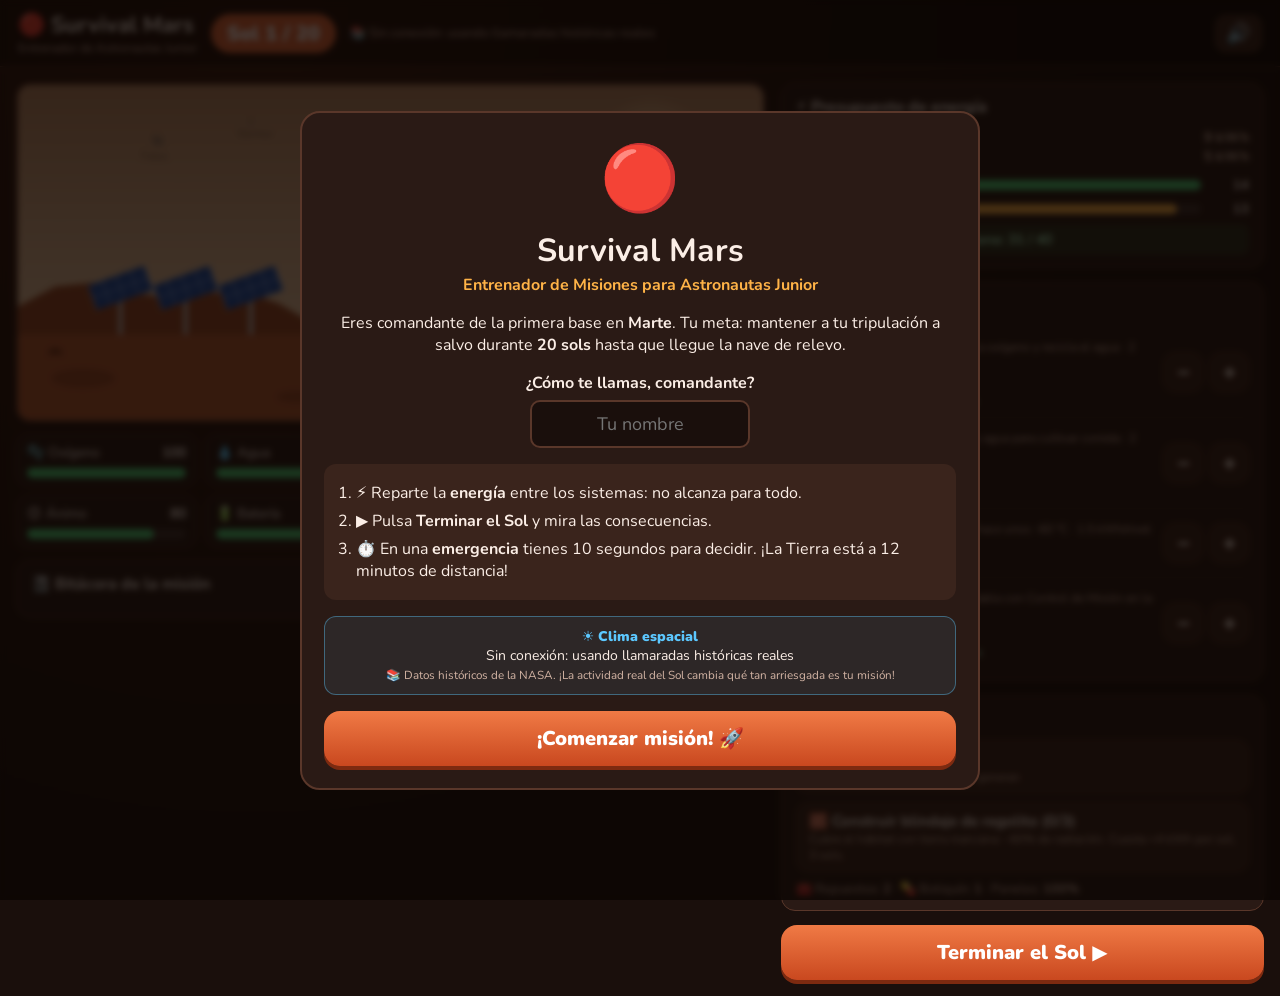
<file: prototipo-v1/index.html>
<!doctype html>
<html lang="es">
<head>
  <meta charset="utf-8">
  <meta name="viewport" content="width=device-width, initial-scale=1">
  <title>Survival Mars</title>
  <meta name="description" content="Entrenador de Misiones para Astronautas Junior — NASA Space Apps Challenge">
  <link rel="preconnect" href="https://fonts.googleapis.com">
  <link href="https://fonts.googleapis.com/css2?family=Nunito:wght@400;700;900&display=swap" rel="stylesheet">
  <link rel="stylesheet" href="css/style.css">
</head>
<body>
  <div id="app">
    <header class="top">
      <div class="brand">🔴 <b>Survival Mars</b><span>Entrenador de Astronautas Junior</span></div>
      <div class="sol-badge" id="solBadge">Sol 1 / 20</div>
      <div class="clima" id="climaBadge" title="Datos de la base de datos DONKI de la NASA">☀️ Clima espacial: cargando…</div>
      <button id="btnSonido" class="icon-btn" title="Sonido">🔊</button>
    </header>

    <main class="layout">
      <section class="col-izq">
        <div class="escena-wrap">
          <canvas id="escena" width="800" height="360" aria-label="Vista de la base"></canvas>
          <div class="escena-tags" id="escenaTags"></div>
        </div>
        <div class="recursos" id="recursos"></div>
        <div class="panel bitacora">
          <h3>📓 Bitácora de la misión</h3>
          <ul id="bitacora"></ul>
        </div>
      </section>

      <section class="col-der">
        <div class="panel">
          <h3>⚡ Presupuesto de energía</h3>
          <div id="energia"></div>
        </div>
        <div class="panel">
          <h3>🎛️ Sistemas de la base</h3>
          <div id="sistemas"></div>
        </div>
        <div class="panel">
          <h3>🧑‍🚀 Acciones</h3>
          <div id="acciones" class="acciones"></div>
        </div>
        <button id="btnAvanzar" class="btn-grande">Terminar el Sol ▶</button>
      </section>
    </main>
  </div>

  <div id="modal" class="modal oculto"><div class="modal-caja" id="modalCaja"></div></div>

  <script src="js/data.js"></script>
  <script src="js/donki.js"></script>
  <script src="js/escena.js"></script>
  <script src="js/juego.js"></script>
</body>
</html>
</file>
<file: prototipo-v1/css/style.css>
:root {
  --fondo: #1a0f0c;
  --panel: #2a1a15;
  --panel2: #3a241c;
  --borde: #5a372a;
  --texto: #fbeee6;
  --suave: #d3b4a4;
  --marte: #e2673a;
  --acento: #ffb347;
  --verde: #4cd17a;
  --rojo: #ff5a5a;
  --azul: #5cc8ff;
  --radio: 14px;
}

* { box-sizing: border-box; }
html, body { margin: 0; }
body {
  font-family: 'Nunito', system-ui, sans-serif;
  background: radial-gradient(circle at 20% 0%, #3a1c12 0%, var(--fondo) 60%);
  color: var(--texto);
  min-height: 100vh;
}
button { font-family: inherit; cursor: pointer; }
button:disabled { cursor: not-allowed; opacity: .45; }

/* ---------- Encabezado ---------- */
.top {
  display: flex; align-items: center; gap: 14px; flex-wrap: wrap;
  padding: 10px 18px; background: rgba(0,0,0,.35); border-bottom: 1px solid var(--borde);
}
.brand { font-size: 22px; }
.brand span { display: block; font-size: 12px; color: var(--suave); }
.sol-badge {
  background: var(--marte); color: #fff; font-weight: 900; font-size: 20px;
  padding: 6px 16px; border-radius: 999px;
}
.clima { flex: 1; font-size: 13px; color: var(--suave); min-width: 200px; }
.icon-btn { background: var(--panel2); border: 1px solid var(--borde); color: var(--texto); font-size: 20px; border-radius: 10px; padding: 4px 10px; }

/* ---------- Layout ---------- */
.layout {
  display: grid; grid-template-columns: minmax(0, 1.55fr) minmax(320px, 1fr);
  gap: 16px; padding: 16px; max-width: 1400px; margin: 0 auto;
}
@media (max-width: 900px) { .layout { grid-template-columns: 1fr; padding: 10px; } }

.panel {
  background: var(--panel); border: 1px solid var(--borde); border-radius: var(--radio);
  padding: 12px 14px; margin-bottom: 14px;
}
.panel h3 { margin: 0 0 10px; font-size: 16px; }

.escena-wrap { position: relative; border-radius: var(--radio); overflow: hidden; border: 2px solid var(--borde); }
#escena { display: block; width: 100%; height: auto; }
.escena-tags { position: absolute; top: 8px; left: 8px; display: flex; gap: 6px; flex-wrap: wrap; }
.escena-tags span { background: rgba(0,0,0,.65); padding: 4px 10px; border-radius: 999px; font-size: 13px; font-weight: 700; }

/* ---------- Recursos ---------- */
.recursos { display: grid; grid-template-columns: repeat(auto-fill, minmax(150px, 1fr)); gap: 8px; margin: 12px 0; }
.rec { background: var(--panel); border: 1px solid var(--borde); border-radius: 12px; padding: 8px 10px; cursor: help; }
.rec-top { display: flex; justify-content: space-between; font-size: 14px; margin-bottom: 6px; gap: 4px; }
.barra { height: 10px; background: rgba(255,255,255,.1); border-radius: 999px; overflow: hidden; flex: 1; }
.barra > div { height: 100%; background: var(--verde); border-radius: 999px; transition: width .5s; }
.rec.medio .barra > div { background: var(--acento); }
.rec.peligro { border-color: var(--rojo); animation: latido 1s infinite; }
.rec.peligro .barra > div { background: var(--rojo); }
@keyframes latido { 50% { box-shadow: 0 0 12px rgba(255,90,90,.6); } }

/* ---------- Bitácora ---------- */
.bitacora ul { list-style: none; margin: 0; padding: 0; max-height: 220px; overflow-y: auto; font-size: 14px; }
.bitacora li { padding: 6px 8px; border-bottom: 1px solid rgba(255,255,255,.06); }
.bitacora li.tierra { color: #b7e6ff; }
.bitacora li.mal { color: #ffb0b0; }
.bitacora li.aviso { color: var(--acento); }
.log-sol { display: inline-block; font-size: 11px; background: var(--panel2); padding: 1px 6px; border-radius: 6px; margin-right: 4px; color: var(--suave); }

/* ---------- Energía ---------- */
.en-fila { display: flex; justify-content: space-between; font-size: 14px; color: var(--suave); }
.en-barras { margin: 10px 0 6px; display: grid; gap: 6px; }
.en-barras > div { display: grid; grid-template-columns: 64px 1fr 40px; align-items: center; gap: 8px; font-size: 13px; }
.en-barras b { text-align: right; }
.barra.verde > div { background: var(--verde); }
.barra.naranja > div { background: var(--acento); }
.en-balance { font-size: 14px; font-weight: 700; padding: 6px 8px; border-radius: 8px; }
.en-balance.pos { background: rgba(76,209,122,.12); color: #a9f3c3; }
.en-balance.neg { background: rgba(255,90,90,.12); color: #ffb0b0; }
.alerta { margin-top: 8px; background: rgba(255,90,90,.18); border: 1px solid var(--rojo); padding: 6px 8px; border-radius: 8px; font-size: 13px; font-weight: 700; }
.alerta.suave { background: rgba(255,179,71,.12); border-color: var(--acento); font-weight: 400; }

/* ---------- Sistemas ---------- */
.sis { display: grid; grid-template-columns: 40px 1fr auto; gap: 10px; align-items: center; padding: 8px 0; border-bottom: 1px solid rgba(255,255,255,.06); }
.sis:last-child { border-bottom: 0; }
.sis-icono { font-size: 28px; text-align: center; }
.sis-info small { color: var(--suave); font-size: 12px; }
.sis-info .hint { display: block; color: #a9f3c3; }
.sis-info .hint.malo { color: #ffb0b0; }
.pips { display: flex; gap: 4px; margin: 4px 0 2px; }
.pips i { width: 26px; height: 8px; border-radius: 4px; background: rgba(255,255,255,.12); }
.pips i.on { background: var(--marte); }
.sis-ctrl { display: flex; gap: 6px; }
.sis-ctrl button {
  width: 40px; height: 40px; font-size: 22px; font-weight: 900; border-radius: 12px;
  border: 0; background: var(--panel2); color: var(--texto); border: 1px solid var(--borde);
}
.sis-ctrl button:hover:not(:disabled) { background: var(--marte); }

/* ---------- Acciones ---------- */
.acciones { display: grid; gap: 8px; }
.accion {
  text-align: left; background: var(--panel2); border: 1px solid var(--borde); color: var(--texto);
  border-radius: 12px; padding: 8px 12px; font-size: 15px; font-weight: 700;
}
.accion small { display: block; font-weight: 400; color: var(--suave); font-size: 12px; }
.accion:hover:not(:disabled) { border-color: var(--acento); }
.accion.activa { border-color: var(--verde); background: rgba(76,209,122,.12); }
.inventario { font-size: 13px; color: var(--suave); }

.btn-grande {
  display: block; width: 100%; padding: 14px 18px; font-size: 20px; font-weight: 900;
  color: #fff; background: linear-gradient(180deg, #f07a45, #c9481f); border: 0; border-radius: 16px;
  box-shadow: 0 4px 0 #7d2a10; transition: transform .1s;
}
.btn-grande:hover:not(:disabled) { transform: translateY(-2px); }
.btn-grande:active:not(:disabled) { transform: translateY(2px); box-shadow: 0 2px 0 #7d2a10; }

/* ---------- Modales ---------- */
.modal { position: fixed; inset: 0; background: rgba(10,4,2,.75); display: grid; place-items: center; z-index: 10; padding: 16px; backdrop-filter: blur(3px); }
.modal.oculto { display: none; }
.modal-caja {
  background: var(--panel); border: 2px solid var(--borde); border-radius: 20px; padding: 22px;
  width: min(560px, 100%); max-height: 92vh; overflow-y: auto; animation: entra .25s ease-out;
}
.modal-caja.ancho { width: min(680px, 100%); }
.modal-caja.urgente { border-color: var(--rojo); animation: entra .25s ease-out, alarma 1s infinite; }
@keyframes entra { from { transform: scale(.9); opacity: 0; } }
@keyframes alarma { 50% { box-shadow: 0 0 30px rgba(255,90,90,.5); } }
.modal-caja h1, .modal-caja h2 { margin: 6px 0 10px; }

.ev-cabeza { display: flex; align-items: center; gap: 12px; }
.ev-cabeza h2 { flex: 1; font-size: 22px; }
.ev-icono { font-size: 44px; }
.ev-icono.grande { font-size: 64px; text-align: center; }
.real { color: var(--azul); }

.reloj { position: relative; width: 58px; height: 58px; flex-shrink: 0; }
.reloj svg { width: 100%; height: 100%; transform: rotate(-90deg); }
.reloj circle { fill: none; stroke-width: 4; stroke: rgba(255,255,255,.15); }
.reloj #relojArco { stroke: var(--acento); transition: stroke-dashoffset 1s linear; }
.reloj b { position: absolute; inset: 0; display: grid; place-items: center; font-size: 22px; }
.reloj.rojo #relojArco { stroke: var(--rojo); }
.reloj.rojo b { color: var(--rojo); }

.opciones { display: grid; gap: 10px; margin: 14px 0; }
.opcion {
  text-align: left; background: var(--panel2); color: var(--texto); border: 2px solid var(--borde);
  border-radius: 14px; padding: 12px 14px; font-size: 18px; font-weight: 900;
}
.opcion small { display: block; font-size: 13px; font-weight: 400; color: var(--suave); }
.opcion:hover:not(:disabled) { border-color: var(--acento); transform: translateX(3px); }
.btn-ayuda { background: none; border: 1px dashed var(--azul); color: var(--azul); border-radius: 10px; padding: 8px 12px; width: 100%; font-weight: 700; }
.ayuda { margin-top: 8px; color: #b7e6ff; font-size: 14px; }
.res { margin: 14px 0; padding: 12px; background: rgba(255,255,255,.06); border-left: 4px solid var(--acento); border-radius: 8px; }

.deltas { display: grid; grid-template-columns: 1fr 1fr; gap: 6px; }
.delta { display: flex; justify-content: space-between; background: var(--panel2); padding: 6px 10px; border-radius: 8px; font-size: 14px; }
.delta.bien b { color: var(--verde); }
.delta.mal b { color: var(--rojo); }
.lineas { padding-left: 18px; font-size: 15px; }
.lineas li { margin: 4px 0; }
.tranqui { color: var(--suave); }
.dato { margin: 14px 0; padding: 12px; border-radius: 12px; background: rgba(92,200,255,.1); border: 1px solid rgba(92,200,255,.4); font-size: 15px; }

.intro, .final { text-align: center; }
.intro .sub { margin-top: -8px; color: var(--acento); font-weight: 700; }
.intro .como { text-align: left; background: var(--panel2); border-radius: 12px; padding: 12px 12px 12px 32px; }
.intro .como li { margin: 6px 0; }
.nombre { display: block; margin: 12px 0; font-weight: 700; }
.nombre input {
  display: block; margin: 6px auto 0; width: 220px; padding: 10px; font-size: 18px; text-align: center;
  border-radius: 10px; border: 2px solid var(--borde); background: var(--fondo); color: var(--texto); font-family: inherit;
}
.clima-box { margin: 12px 0 16px; padding: 10px; border-radius: 12px; border: 1px solid rgba(92,200,255,.4); background: rgba(92,200,255,.08); font-size: 14px; }
.clima-box small { color: var(--suave); }
.clima-tit { font-weight: 900; color: var(--azul); }

.estrellas { font-size: 44px; letter-spacing: 6px; }
.criterios { color: var(--suave); }
.final-stats { margin: 12px 0; font-weight: 700; }
.aprendidos { text-align: left; font-size: 14px; max-height: 240px; overflow-y: auto; background: var(--panel2); border-radius: 12px; padding: 10px 10px 10px 28px; }
.aprendidos li { margin: 6px 0; }

@media (max-width: 500px) {
  .deltas { grid-template-columns: 1fr; }
  .brand { font-size: 18px; }
}
</file>
